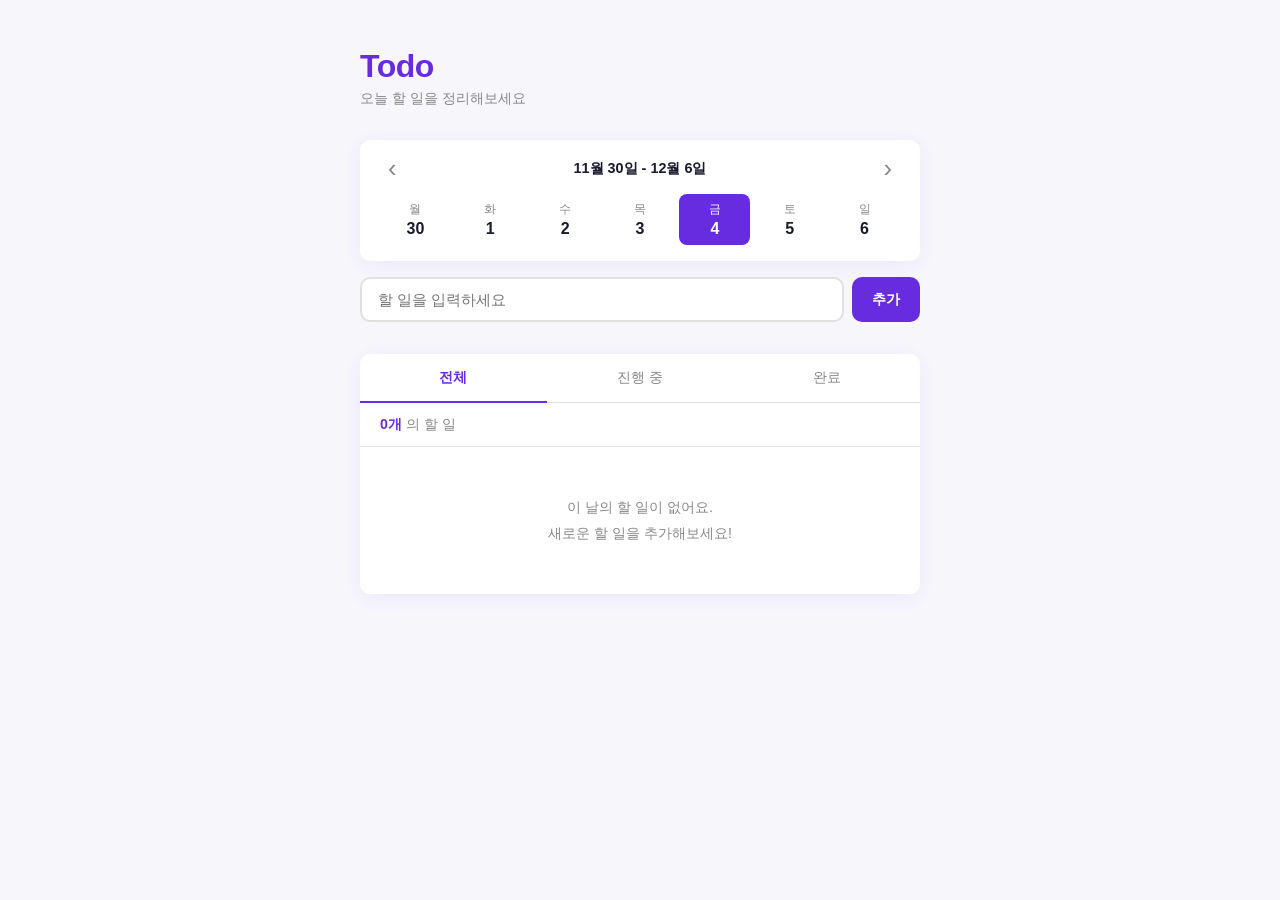
<file: index.html>
<!DOCTYPE html>
<html lang="ko">
  <head>
    <meta charset="UTF-8" />
    <!-- 모바일 환경에서 화면 너비를 조절하는 역할을 함-->
    <meta name="viewport" content="width=device-width, initial-scale=1.0" />
    <title>Todo App</title>
    <link rel="stylesheet" href="style.css" />
  </head>
  <body>
    <div class="container">

      <!-- 앱 헤더 -->
      <header class="app-header">
        <h1 class="app-title">Todo</h1>
        <p class="app-subtitle">오늘 할 일을 정리해보세요</p>
      </header>

      <!-- 주간 뷰 네비게이터 -->
      <section class="week-nav">
        <div class="week-nav-header">
          <button id="prevWeekButton" class="week-nav-btn">&#8249;</button>
          <span id="weekRangeText" class="week-range-text"></span>
          <button id="nextWeekButton" class="week-nav-btn">&#8250;</button>
        </div>
        <!-- 7개의 날짜 셀이 JS로 렌더링되는 영역 -->
        <div id="weekGrid" class="week-grid"></div>
      </section>

      <!-- Todo 입력 영역 -->
      <section class="input-section">
        <div class="input-wrapper">
          <input
            type="text"
            id="todoInput"
            class="todo-input"
            placeholder="할 일을 입력하세요"
            maxlength="100"
          />
          <!-- 버튼은 기본적으로 submit 역할을 함 -->
          <button id="addButton" class="btn btn-add">추가</button>
        </div>
        <!-- 입력값이 비어있을 때 표시되는 안내 메시지 -->
        <!-- hidden 클래스로 인해 평소에 보이지 않음, js에서 showError를 호출하면 hidden 클래스가 제거됨 -->
        <p id="errorMessage" class="error-message hidden">할 일을 입력해주세요.</p>
      </section>

      <!-- Todo 목록 영역 -->
      <section class="list-section">

        <!-- 상태별 필터 탭 -->
        <div class="filter-tabs">
          <button class="filter-tab active" data-filter="all">전체</button>
          <button class="filter-tab" data-filter="active">진행 중</button>
          <button class="filter-tab" data-filter="completed">완료</button>
        </div>

        <!-- 완료 현황 카운터 -->
        <div class="list-header">
          <span id="todoCount" class="todo-count">0개</span>
          <span class="todo-count-label" id="todoCountLabel">의 할 일</span>
        </div>

        <!-- Todo 항목이 없을 때 표시되는 빈 상태 메시지 -->
        <div id="emptyState" class="empty-state">
          <p>아직 할 일이 없어요.</p>
          <p>새로운 할 일을 추가해보세요!</p>
        </div>

        <!-- Todo 항목 목록 -->
        <ul id="todoList" class="todo-list"></ul>
      </section>

    </div>

    <!-- JavaScript 파일 -->
    <script src="app.js"></script>
  </body>
</html>
</file>
<file: style.css>
/* ===========================
   기본 리셋 & 전역 설정
=========================== */

/* 모든 요소에 box-sizing을 border-box로 설정하여 패딩과 테두리를 포함한 크기 계산 */
/* 기본적으로 세팅하는 국룰같은 느낌? */
*, *::before, *::after {
  box-sizing: border-box;
  margin: 0;
  padding: 0;
}

/* CSS 변수로 색상, 반경, 그림자 등 공통 스타일 정의, 모든 요소의 조상이므로 어디서든 var로 사용가능 */
:root {
  --color-primary: #672be0;
  --color-primary-light: #8b55e8;
  --color-primary-dark: #4f1fb3;
  --color-primary-bg: #f3eeff;
  --color-danger: #e03b2b;
  --color-danger-light: #ffeeed;
  --color-success: #2be068;
  --color-text: #1a1a2e;
  --color-text-muted: #888;
  --color-border: #e0e0e0;
  --color-bg: #f7f7fb;
  --color-white: #ffffff;
  --radius: 10px;
  --shadow: 0 4px 24px rgba(103, 43, 224, 0.08);
}

body {
  font-family: 'Segoe UI', 'Apple SD Gothic Neo', sans-serif;
  background-color: var(--color-bg);
  color: var(--color-text);
  min-height: 100vh;
  display: flex;
  justify-content: center;
  padding: 48px 16px;
}

/* ===========================
   레이아웃 컨테이너
=========================== */
.container {
  width: 100%;
  max-width: 560px;
}

/* ===========================
   앱 헤더
=========================== */
.app-header {
  margin-bottom: 32px;
}

.app-title {
  /* rem: 루트 요소의 폰트 크기를 기준으로 하는 단위, 보통 1rem은 16px이지만 사용자가 브라우저 설정에서 폰트 크기를 조절하면 rem도 함께 조절됨 */
  font-size: 2rem;
  font-weight: 800;
  color: var(--color-primary);
  letter-spacing: -0.5px;
}

.app-subtitle {
  margin-top: 4px;
  font-size: 0.9rem;
  color: var(--color-text-muted);
}

/* ===========================
   주간 뷰 네비게이터
=========================== */
.week-nav {
  background-color: var(--color-white);
  border-radius: var(--radius);
  box-shadow: var(--shadow);
  padding: 16px 20px;
  margin-bottom: 16px;
}

.week-nav-header {
  display: flex;
  align-items: center;
  justify-content: space-between;
  margin-bottom: 12px;
}

.week-nav-btn {
  background: none;
  border: none;
  font-size: 1.6rem;
  color: var(--color-text-muted);
  cursor: pointer;
  line-height: 1;
  padding: 0 8px;
  transition: color 0.2s;
}

.week-nav-btn:hover {
  color: var(--color-primary);
}

.week-range-text {
  font-size: 0.9rem;
  font-weight: 700;
  color: var(--color-text);
}

/* 7개 날짜 셀을 균등 분할 */
.week-grid {
  display: grid;
  grid-template-columns: repeat(7, 1fr);
  gap: 4px;
}

.day-cell {
  display: flex;
  flex-direction: column;
  align-items: center;
  gap: 4px;
  padding: 8px 4px;
  border: none;
  border-radius: 8px;
  background: transparent;
  cursor: pointer;
  transition: background-color 0.15s;
}

.day-cell:hover {
  background-color: var(--color-primary-bg);
}

/* 선택된 날짜 */
.day-cell.active {
  background-color: var(--color-primary);
}

.day-cell.active .day-name,
.day-cell.active .day-number {
  color: var(--color-white);
}

/* 오늘 날짜 (선택되지 않은 상태) */
.day-cell.today .day-number {
  color: var(--color-primary);
  font-weight: 800;
}

/* 오늘이면서 선택된 상태는 active 색상 유지 */
.day-cell.active.today .day-number {
  color: var(--color-white);
}

.day-name {
  font-size: 0.72rem;
  color: var(--color-text-muted);
}

.day-number {
  font-size: 1rem;
  font-weight: 700;
  color: var(--color-text);
  line-height: 1;
}

/* 해당 날짜의 Todo 개수 뱃지 */
.day-count {
  font-size: 0.68rem;
  font-weight: 600;
  color: var(--color-primary);
  background-color: var(--color-primary-bg);
  padding: 1px 5px;
  border-radius: 20px;
  min-width: 16px;
  text-align: center;
}

/* active 상태에서 뱃지 색상 반전 */
.day-cell.active .day-count {
  color: var(--color-primary);
  background-color: rgba(255, 255, 255, 0.9);
}

/* ===========================
   입력 영역
=========================== */
.input-section {
  margin-bottom: 32px;
}

.input-wrapper {
  display: flex;
  gap: 8px;
}

.todo-input {
  flex: 1;
  padding: 12px 16px;
  border: 2px solid var(--color-border);
  border-radius: var(--radius);
  font-size: 0.95rem;
  color: var(--color-text);
  background-color: var(--color-white);
  outline: none;
  transition: border-color 0.2s;
}

/* 입력창 포커스 시 primary 색상 테두리 */
.todo-input:focus {
  border-color: var(--color-primary);
}

/* ===========================
   버튼 공통 스타일
=========================== */
.btn {
  padding: 12px 20px;
  border: none;
  border-radius: var(--radius);
  font-size: 0.9rem;
  font-weight: 600;
  cursor: pointer;
  transition: background-color 0.2s, opacity 0.2s;
  white-space: nowrap;
}

.btn:hover {
  opacity: 0.88;
}

/* 추가 버튼 */
.btn-add {
  background-color: var(--color-primary);
  color: var(--color-white);
}

/* 완료 버튼 */
.btn-complete {
  background-color: var(--color-primary-bg);
  color: var(--color-primary);
  padding: 6px 12px;
  font-size: 0.8rem;
}

/* 수정 버튼 */
.btn-edit {
  background-color: #f0f0f0;
  color: var(--color-text);
  padding: 6px 12px;
  font-size: 0.8rem;
}

/* 저장 버튼 (수정 모드) */
.btn-save {
  background-color: var(--color-primary);
  color: var(--color-white);
  padding: 6px 12px;
  font-size: 0.8rem;
}

/* 삭제 버튼 */
.btn-delete {
  background-color: var(--color-danger-light);
  color: var(--color-danger);
  padding: 6px 12px;
  font-size: 0.8rem;
}

/* ===========================
   에러 메시지
=========================== */
.error-message {
  margin-top: 8px;
  font-size: 0.82rem;
  color: var(--color-danger);
}

/* hidden 유틸 클래스 */
.hidden {
  display: none;
}

/* ===========================
   Todo 목록 영역
=========================== */
.list-section {
  background-color: var(--color-white);
  border-radius: var(--radius);
  box-shadow: var(--shadow);
  overflow: hidden;
}

/* ===========================
   필터 탭
=========================== */
.filter-tabs {
  display: flex;
  border-bottom: 1px solid var(--color-border);
}

.filter-tab {
  flex: 1;
  padding: 14px 0;
  border: none;
  background-color: transparent;
  font-size: 0.88rem;
  font-weight: 500;
  color: var(--color-text-muted);
  cursor: pointer;
  /* 탭 전환 시 색상이 부드럽게 변하도록 */
  transition: color 0.2s, border-bottom-color 0.2s;
  border-bottom: 2px solid transparent;
  /* border-bottom이 생길 때 레이아웃이 밀리지 않도록 margin으로 상쇄 */
  margin-bottom: -1px;
}

.filter-tab:hover {
  color: var(--color-primary);
}

/* 선택된 탭 — 하단 밑줄과 primary 색상으로 강조 */
.filter-tab.active {
  color: var(--color-primary);
  font-weight: 700;
  border-bottom: 2px solid var(--color-primary);
}

/* ===========================
   Todo 목록 헤더
=========================== */
.list-header {
  padding: 12px 20px;
  border-bottom: 1px solid var(--color-border);
  font-size: 0.88rem;
  color: var(--color-text-muted);
}

.todo-count {
  font-weight: 700;
  color: var(--color-primary);
}

/* ===========================
   빈 상태 메시지
=========================== */
.empty-state {
  padding: 48px 20px;
  text-align: center;
  color: var(--color-text-muted);
  font-size: 0.9rem;
  line-height: 1.8;
}

/* ===========================
   Todo 목록 & 항목
=========================== */
.todo-list {
  /* none으로 설정하여 기본 리스트 스타일 제거 */
  list-style: none;
}

.todo-item {
  display: flex;
  align-items: center;
  gap: 12px;
  padding: 14px 20px;
  border-bottom: 1px solid var(--color-border);
  transition: background-color 0.15s;
}

.todo-item:last-child {
  /* 마지막 항목은 border-bottom 제거하여 깔끔하게 */
  border-bottom: none;
}

.todo-item:hover {
  background-color: var(--color-bg);
}

/* 완료된 항목 스타일 */
.todo-item.completed .todo-text {
  text-decoration: line-through;
  color: var(--color-text-muted);
}

/* Todo 텍스트 */
.todo-text {
  flex: 1;
  font-size: 0.95rem;
  line-height: 1.4;
  word-break: break-word;
}

/* 수정 모드 인라인 입력창 */
.edit-input {
  flex: 1;
  padding: 6px 10px;
  border: 2px solid var(--color-primary);
  border-radius: 6px;
  font-size: 0.95rem;
  color: var(--color-text);
  outline: none;
}

/* 항목별 버튼 그룹 */
.todo-actions {
  display: flex;
  gap: 6px;
  flex-shrink: 0;
}
</file>
